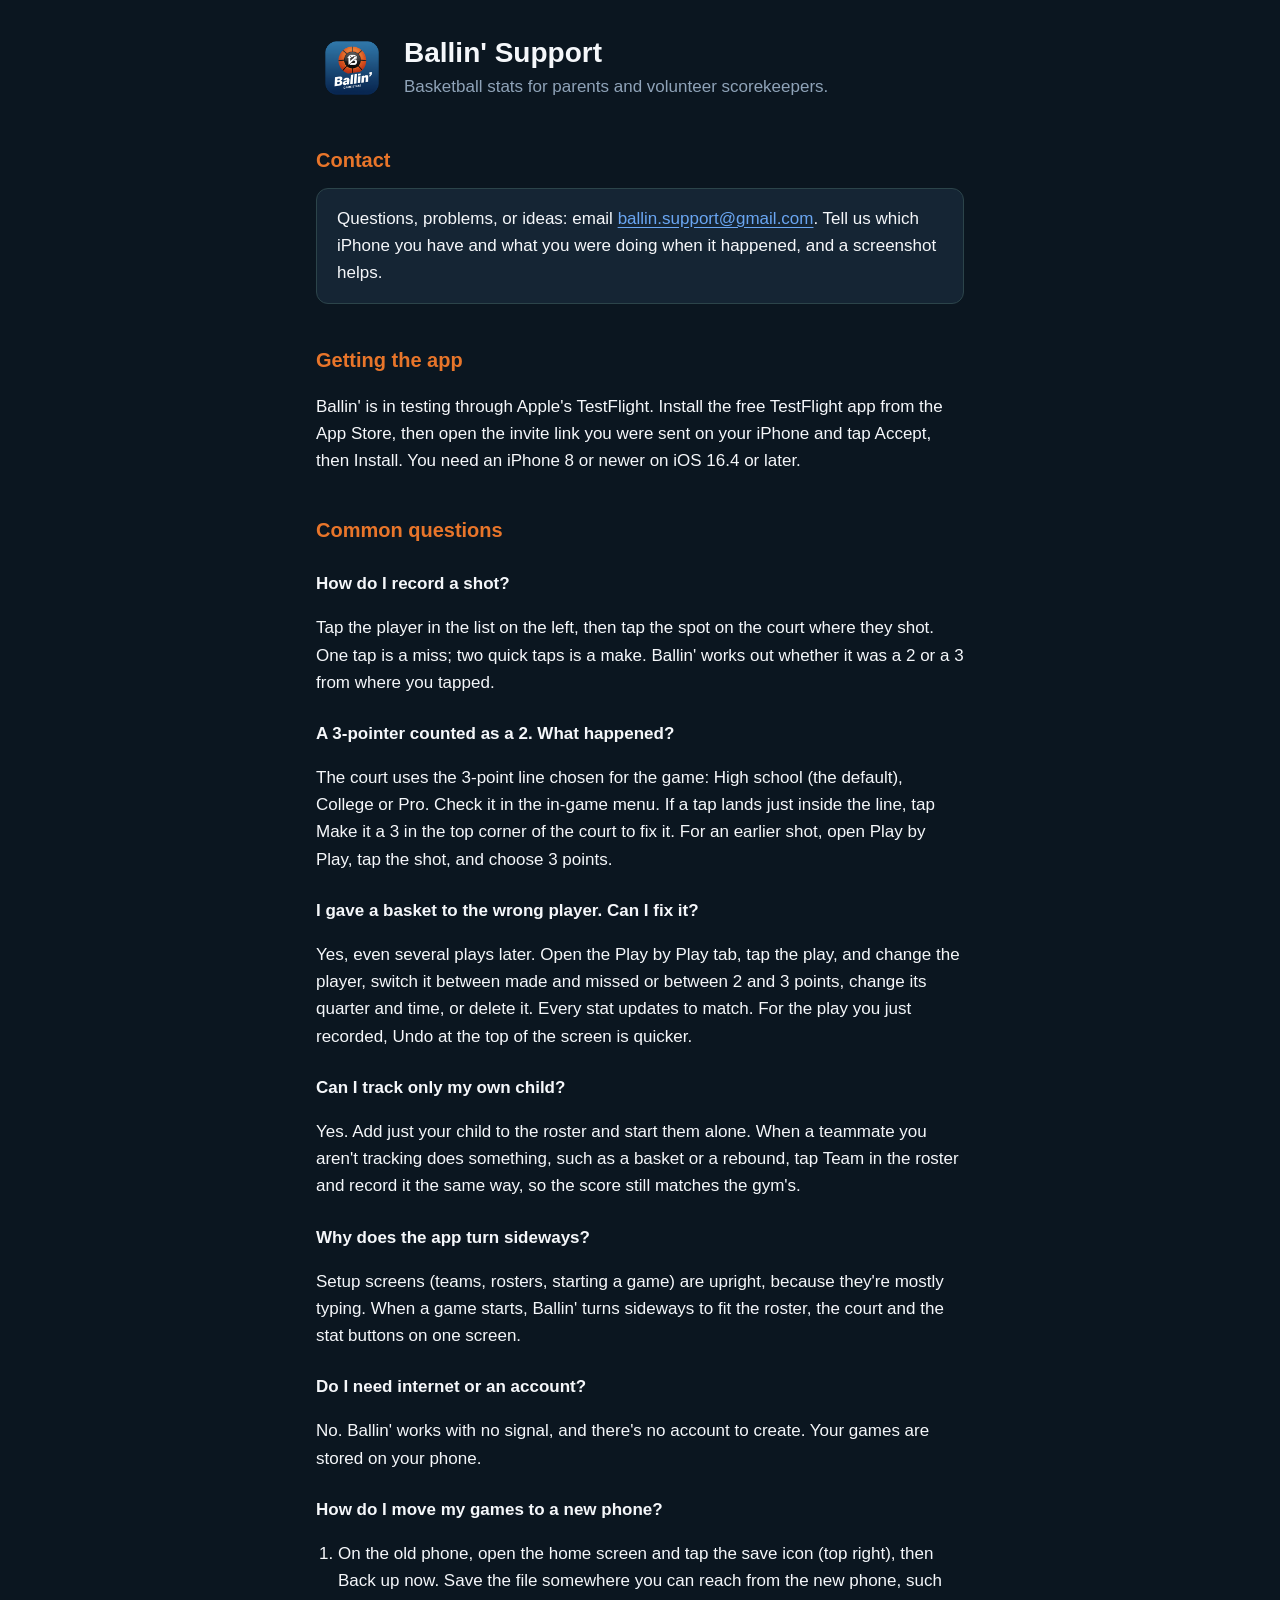
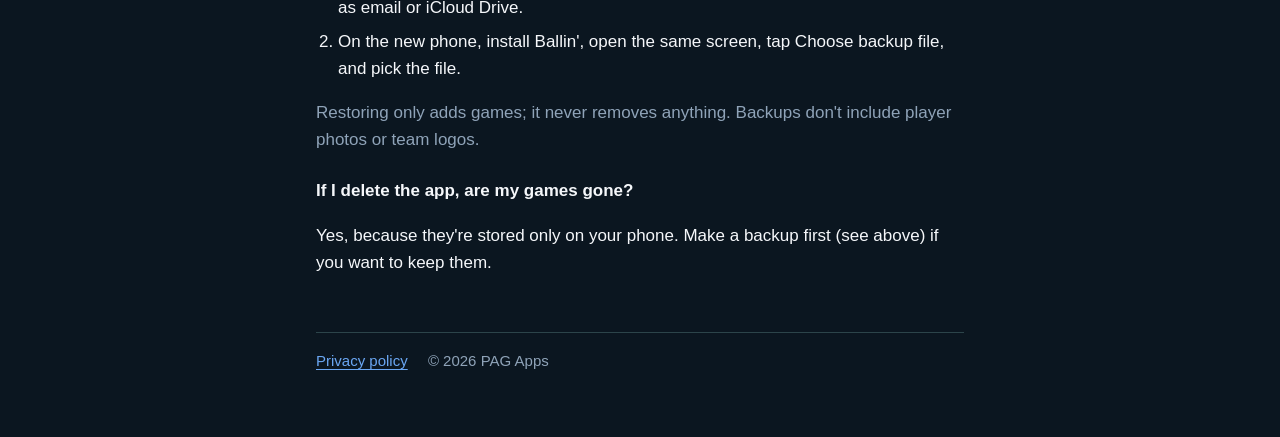
<file: index.html>
<!doctype html>
<html lang="en">
<head>
  <meta charset="utf-8">
  <meta name="viewport" content="width=device-width, initial-scale=1">
  <title>Ballin' Support</title>
  <meta name="description" content="Help and contact for Ballin', the basketball stat app for parents and volunteer scorekeepers.">
  <link rel="icon" href="logo.png">
  <link rel="stylesheet" href="styles.css">
</head>
<body>
<main>
  <header class="site">
    <img src="logo.png" alt="Ballin' logo">
    <div>
      <h1>Ballin' Support</h1>
      <p>Basketball stats for parents and volunteer scorekeepers.</p>
    </div>
  </header>

  <h2>Contact</h2>
  <div class="card">
    <p>Questions, problems, or ideas: email <a href="mailto:ballin.support@gmail.com">ballin.support@gmail.com</a>. Tell us which iPhone you have and what you were doing when it happened, and a screenshot helps.</p>
  </div>

  <h2>Getting the app</h2>
  <p>Ballin' is in testing through Apple's TestFlight. Install the free TestFlight app from the App Store, then open the invite link you were sent on your iPhone and tap Accept, then Install. You need an iPhone 8 or newer on iOS 16.4 or later.</p>

  <h2>Common questions</h2>

  <h3>How do I record a shot?</h3>
  <p>Tap the player in the list on the left, then tap the spot on the court where they shot. One tap is a miss; two quick taps is a make. Ballin' works out whether it was a 2 or a 3 from where you tapped.</p>

  <h3>A 3-pointer counted as a 2. What happened?</h3>
  <p>The court uses the 3-point line chosen for the game: High school (the default), College or Pro. Check it in the in-game menu. If a tap lands just inside the line, tap Make it a 3 in the top corner of the court to fix it. For an earlier shot, open Play by Play, tap the shot, and choose 3 points.</p>

  <h3>I gave a basket to the wrong player. Can I fix it?</h3>
  <p>Yes, even several plays later. Open the Play by Play tab, tap the play, and change the player, switch it between made and missed or between 2 and 3 points, change its quarter and time, or delete it. Every stat updates to match. For the play you just recorded, Undo at the top of the screen is quicker.</p>

  <h3>Can I track only my own child?</h3>
  <p>Yes. Add just your child to the roster and start them alone. When a teammate you aren't tracking does something, such as a basket or a rebound, tap Team in the roster and record it the same way, so the score still matches the gym's.</p>

  <h3>Why does the app turn sideways?</h3>
  <p>Setup screens (teams, rosters, starting a game) are upright, because they're mostly typing. When a game starts, Ballin' turns sideways to fit the roster, the court and the stat buttons on one screen.</p>

  <h3>Do I need internet or an account?</h3>
  <p>No. Ballin' works with no signal, and there's no account to create. Your games are stored on your phone.</p>

  <h3>How do I move my games to a new phone?</h3>
  <ol>
    <li>On the old phone, open the home screen and tap the save icon (top right), then Back up now. Save the file somewhere you can reach from the new phone, such as email or iCloud Drive.</li>
    <li>On the new phone, install Ballin', open the same screen, tap Choose backup file, and pick the file.</li>
  </ol>
  <p class="muted">Restoring only adds games; it never removes anything. Backups don't include player photos or team logos.</p>

  <h3>If I delete the app, are my games gone?</h3>
  <p>Yes, because they're stored only on your phone. Make a backup first (see above) if you want to keep them.</p>

  <footer>
    <a href="privacy.html">Privacy policy</a>
    <span>&copy; 2026 PAG Apps</span>
  </footer>
</main>
</body>
</html>
</file>
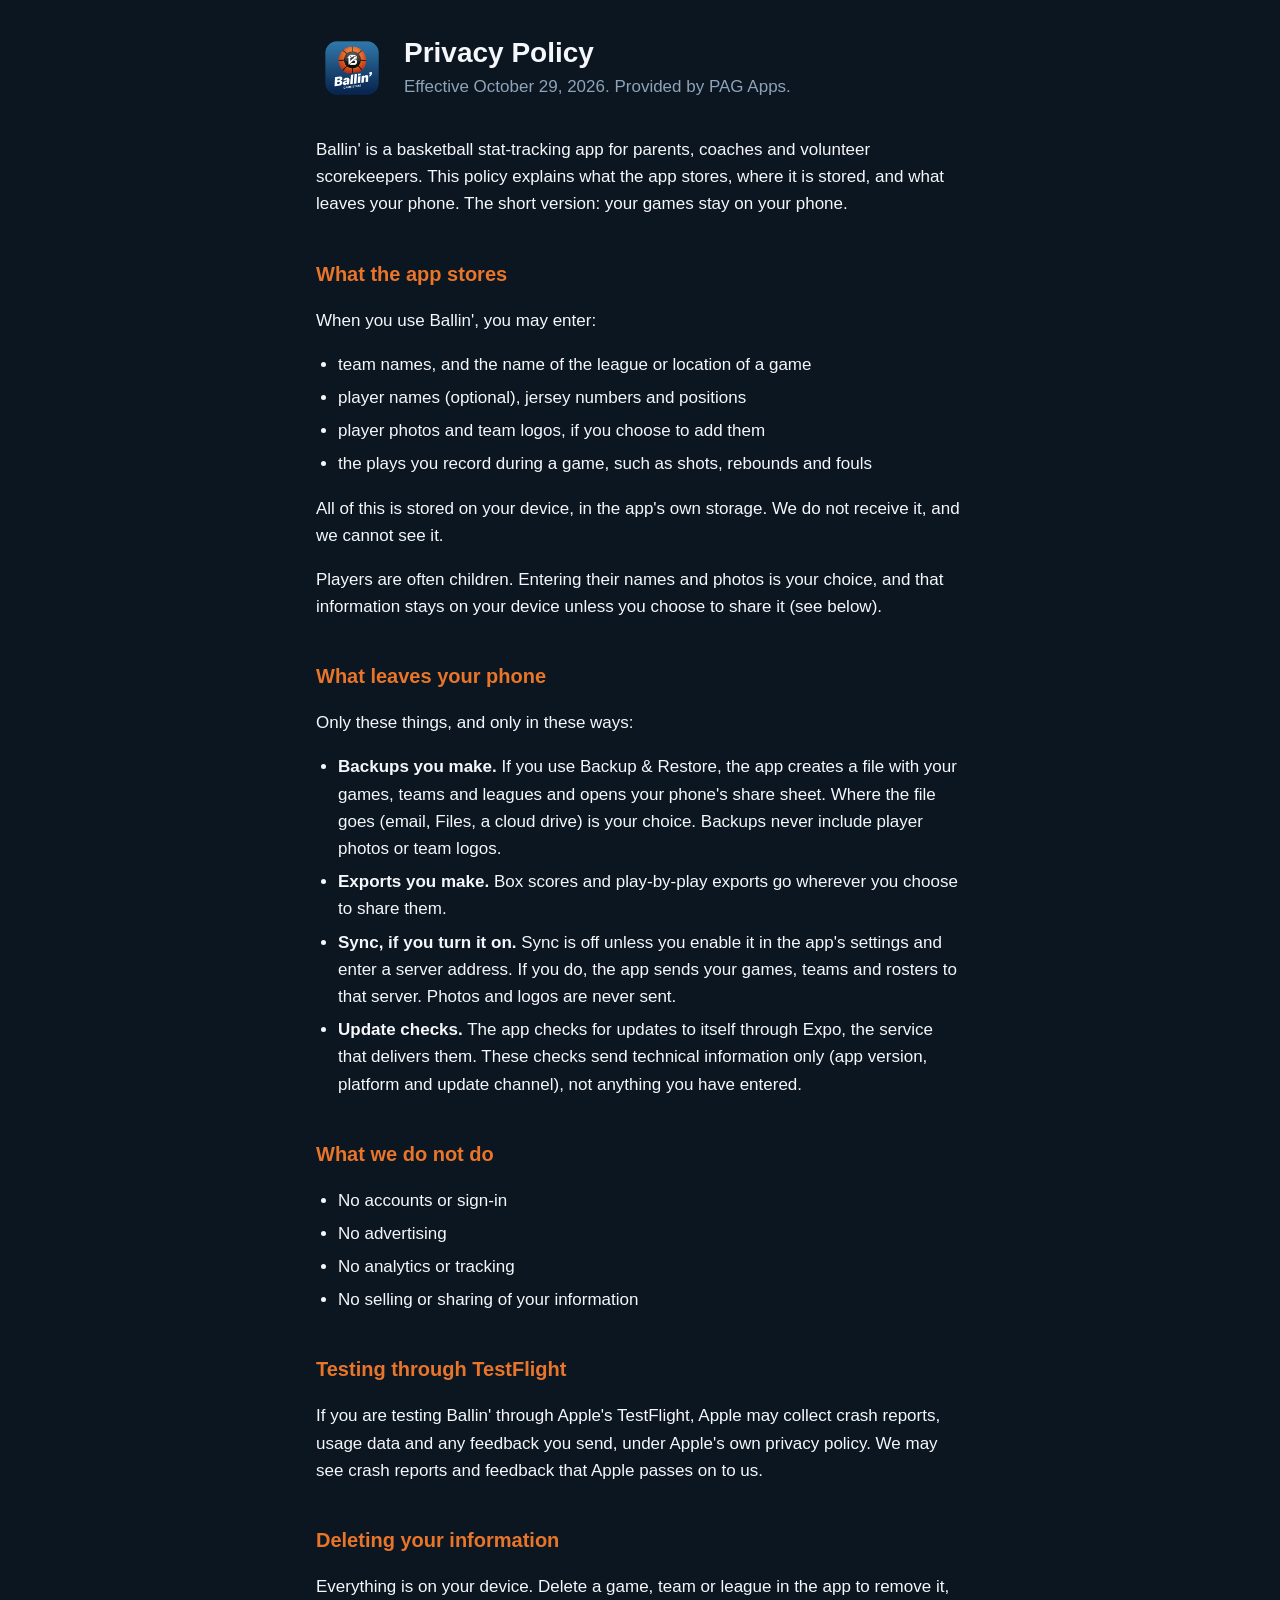
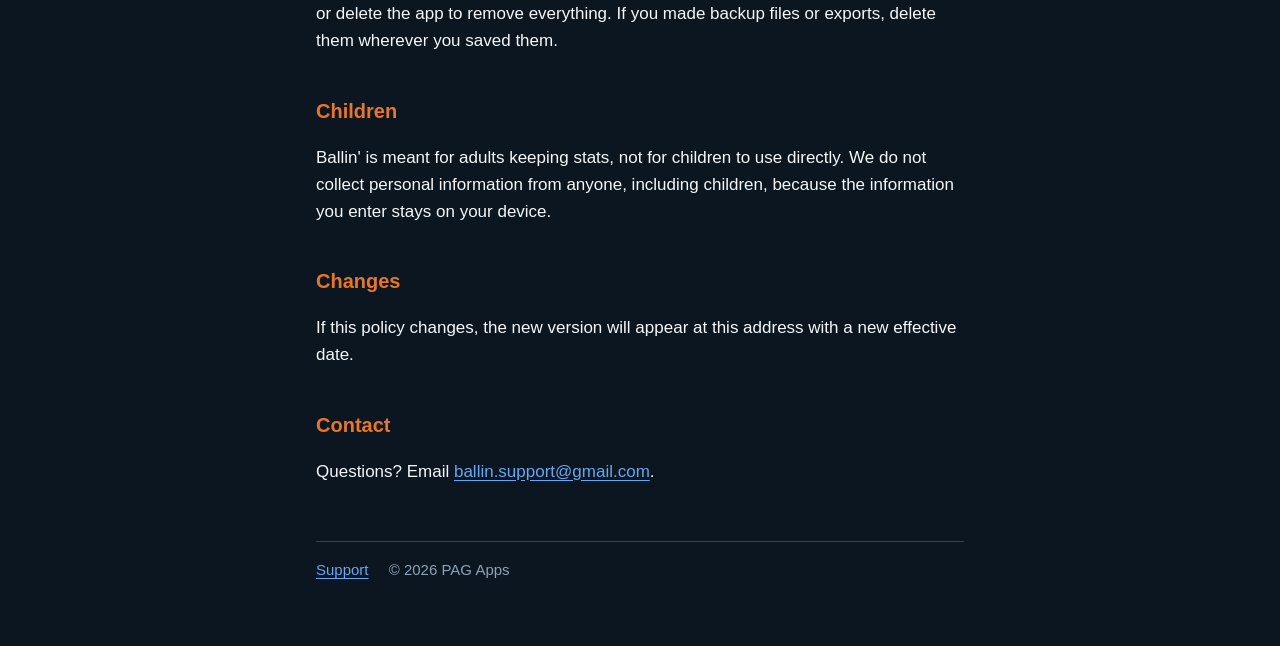
<file: privacy.html>
<!doctype html>
<html lang="en">
<head>
  <meta charset="utf-8">
  <meta name="viewport" content="width=device-width, initial-scale=1">
  <title>Ballin' Privacy Policy</title>
  <meta name="description" content="How Ballin' handles your information: your games stay on your phone.">
  <link rel="icon" href="logo.png">
  <link rel="stylesheet" href="styles.css">
</head>
<body>
<main>
  <!-- Kept in step with docs/privacy-policy.md. Change both together. -->
  <header class="site">
    <img src="logo.png" alt="Ballin' logo">
    <div>
      <h1>Privacy Policy</h1>
      <p>Effective October 29, 2026. Provided by PAG Apps.</p>
    </div>
  </header>

  <p>Ballin' is a basketball stat-tracking app for parents, coaches and volunteer scorekeepers. This policy explains what the app stores, where it is stored, and what leaves your phone. The short version: your games stay on your phone.</p>

  <h2>What the app stores</h2>
  <p>When you use Ballin', you may enter:</p>
  <ul>
    <li>team names, and the name of the league or location of a game</li>
    <li>player names (optional), jersey numbers and positions</li>
    <li>player photos and team logos, if you choose to add them</li>
    <li>the plays you record during a game, such as shots, rebounds and fouls</li>
  </ul>
  <p>All of this is stored on your device, in the app's own storage. We do not receive it, and we cannot see it.</p>
  <p>Players are often children. Entering their names and photos is your choice, and that information stays on your device unless you choose to share it (see below).</p>

  <h2>What leaves your phone</h2>
  <p>Only these things, and only in these ways:</p>
  <ul>
    <li><strong>Backups you make.</strong> If you use Backup &amp; Restore, the app creates a file with your games, teams and leagues and opens your phone's share sheet. Where the file goes (email, Files, a cloud drive) is your choice. Backups never include player photos or team logos.</li>
    <li><strong>Exports you make.</strong> Box scores and play-by-play exports go wherever you choose to share them.</li>
    <li><strong>Sync, if you turn it on.</strong> Sync is off unless you enable it in the app's settings and enter a server address. If you do, the app sends your games, teams and rosters to that server. Photos and logos are never sent.</li>
    <li><strong>Update checks.</strong> The app checks for updates to itself through Expo, the service that delivers them. These checks send technical information only (app version, platform and update channel), not anything you have entered.</li>
  </ul>

  <h2>What we do not do</h2>
  <ul>
    <li>No accounts or sign-in</li>
    <li>No advertising</li>
    <li>No analytics or tracking</li>
    <li>No selling or sharing of your information</li>
  </ul>

  <h2>Testing through TestFlight</h2>
  <p>If you are testing Ballin' through Apple's TestFlight, Apple may collect crash reports, usage data and any feedback you send, under Apple's own privacy policy. We may see crash reports and feedback that Apple passes on to us.</p>

  <h2>Deleting your information</h2>
  <p>Everything is on your device. Delete a game, team or league in the app to remove it, or delete the app to remove everything. If you made backup files or exports, delete them wherever you saved them.</p>

  <h2>Children</h2>
  <p>Ballin' is meant for adults keeping stats, not for children to use directly. We do not collect personal information from anyone, including children, because the information you enter stays on your device.</p>

  <h2>Changes</h2>
  <p>If this policy changes, the new version will appear at this address with a new effective date.</p>

  <h2>Contact</h2>
  <p>Questions? Email <a href="mailto:ballin.support@gmail.com">ballin.support@gmail.com</a>.</p>

  <footer>
    <a href="index.html">Support</a>
    <span>&copy; 2026 PAG Apps</span>
  </footer>
</main>
</body>
</html>
</file>
<file: styles.css>
/*
 * Ballin' support site. Same palette as the app (src/theme/tokens.ts), so a
 * parent arriving from the app recognises where they are. Dark to match the
 * app's identity; every text colour below is checked against WCAG AA on the
 * background it sits on (ratios noted).
 */
:root {
  --bg: #0b1620;
  --surface: #152534;
  --border: #2c444a;
  --text: #f5f7fa; /* 17.0:1 on bg */
  --muted: #8fa3b8; /* 7.0:1 on bg */
  --link: #6aa6f2; /* 7.3:1 on bg, 6.2:1 on surface */
  --accent: #e8752a; /* headings only; 6.1:1 on bg */
}

* {
  box-sizing: border-box;
}

html {
  -webkit-text-size-adjust: 100%;
}

body {
  margin: 0;
  background: var(--bg);
  color: var(--text);
  font: 17px/1.6 -apple-system, BlinkMacSystemFont, 'Segoe UI', Roboto, Helvetica, Arial, sans-serif;
}

main {
  max-width: 680px;
  margin: 0 auto;
  padding: 32px 16px 64px;
}

header.site {
  display: flex;
  align-items: center;
  gap: 16px;
  margin-bottom: 32px;
}

header.site img {
  width: 72px;
  height: 72px;
  flex: none;
}

header.site h1 {
  margin: 0;
  font-size: 28px;
  line-height: 1.2;
}

header.site p {
  margin: 4px 0 0;
  color: var(--muted);
}

h2 {
  margin: 40px 0 8px;
  font-size: 20px;
  color: var(--accent);
}

h3 {
  margin: 24px 0 4px;
  font-size: 17px;
}

p,
li {
  color: var(--text);
}

.muted {
  color: var(--muted);
}

ol,
ul {
  padding-left: 22px;
}

li + li {
  margin-top: 6px;
}

a {
  color: var(--link);
  text-underline-offset: 3px;
}

a:focus-visible {
  outline: 3px solid var(--link);
  outline-offset: 2px;
  border-radius: 4px;
}

.card {
  background: var(--surface);
  border: 1px solid var(--border);
  border-radius: 12px;
  padding: 16px 20px;
  margin-top: 12px;
}

.card p {
  margin: 0;
}

footer {
  margin-top: 56px;
  padding-top: 16px;
  border-top: 1px solid var(--border);
  color: var(--muted);
  font-size: 15px;
}

footer a {
  margin-right: 16px;
}
</file>
